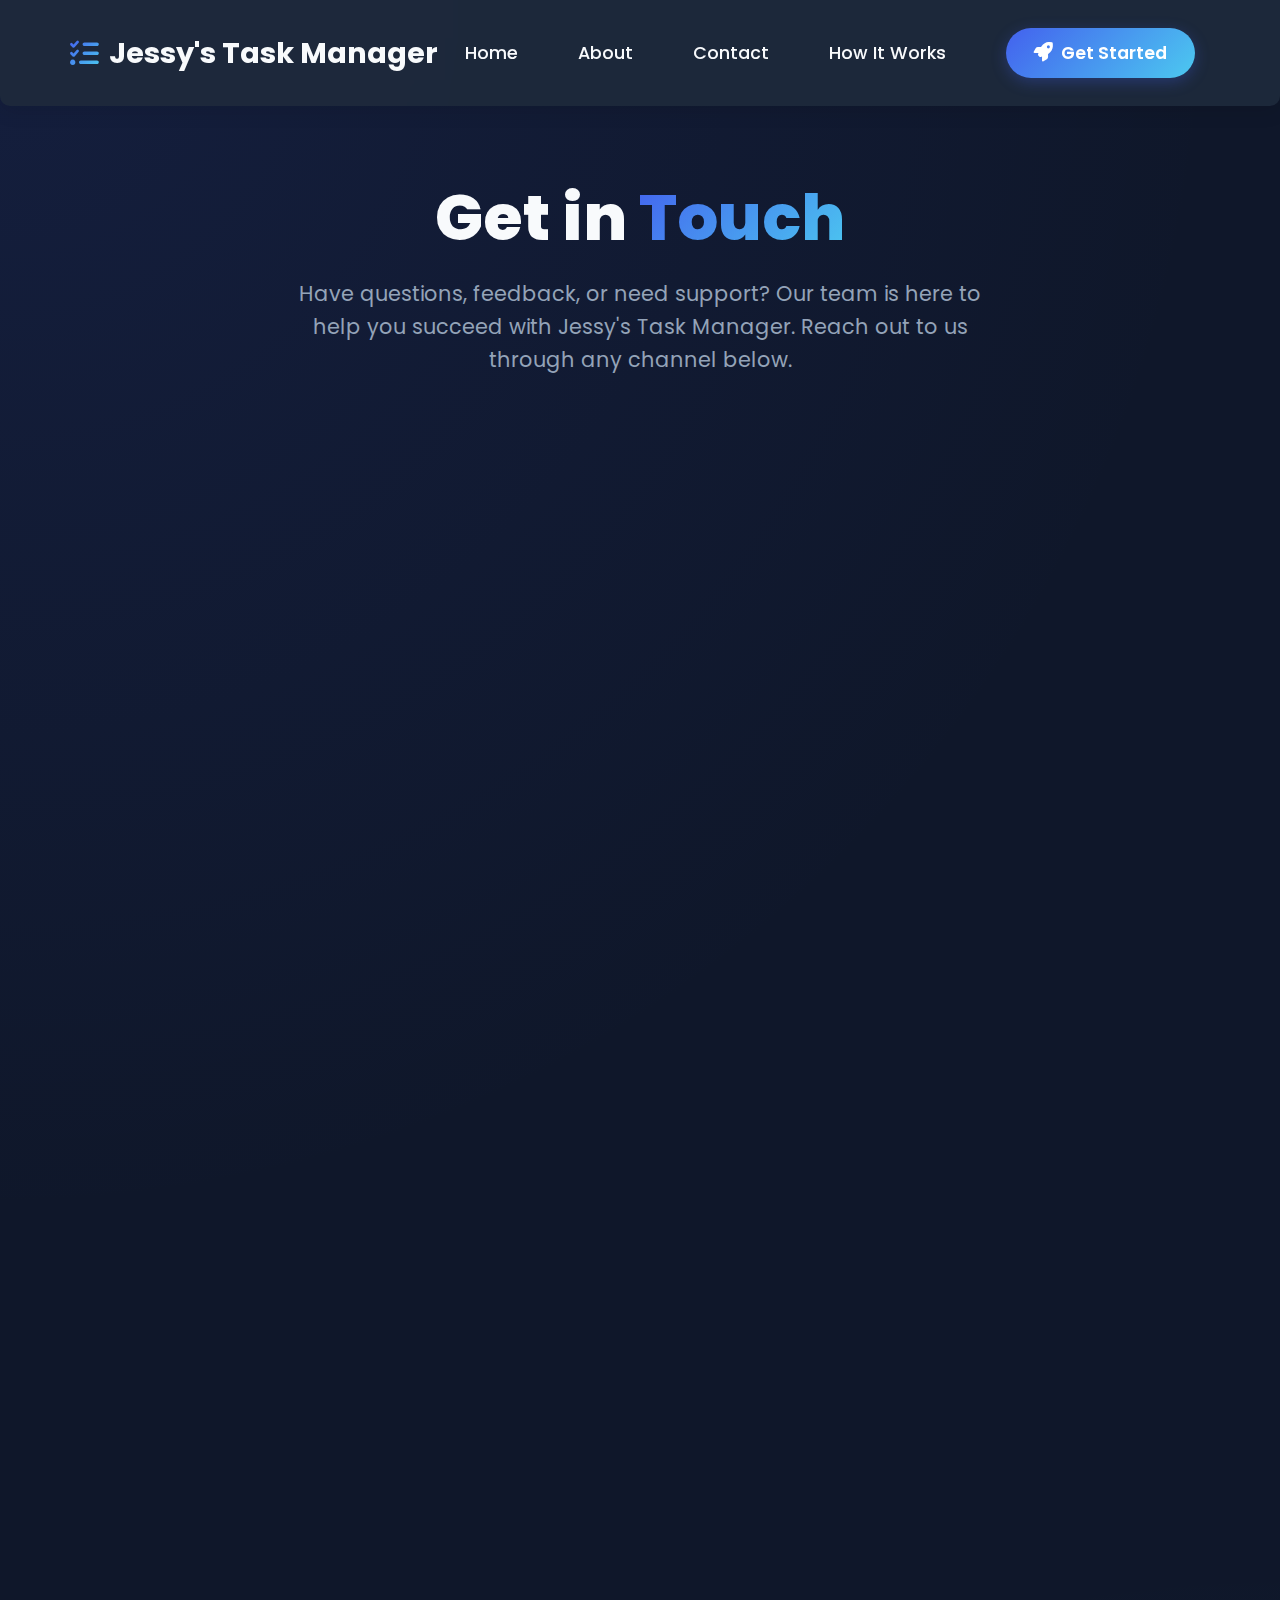
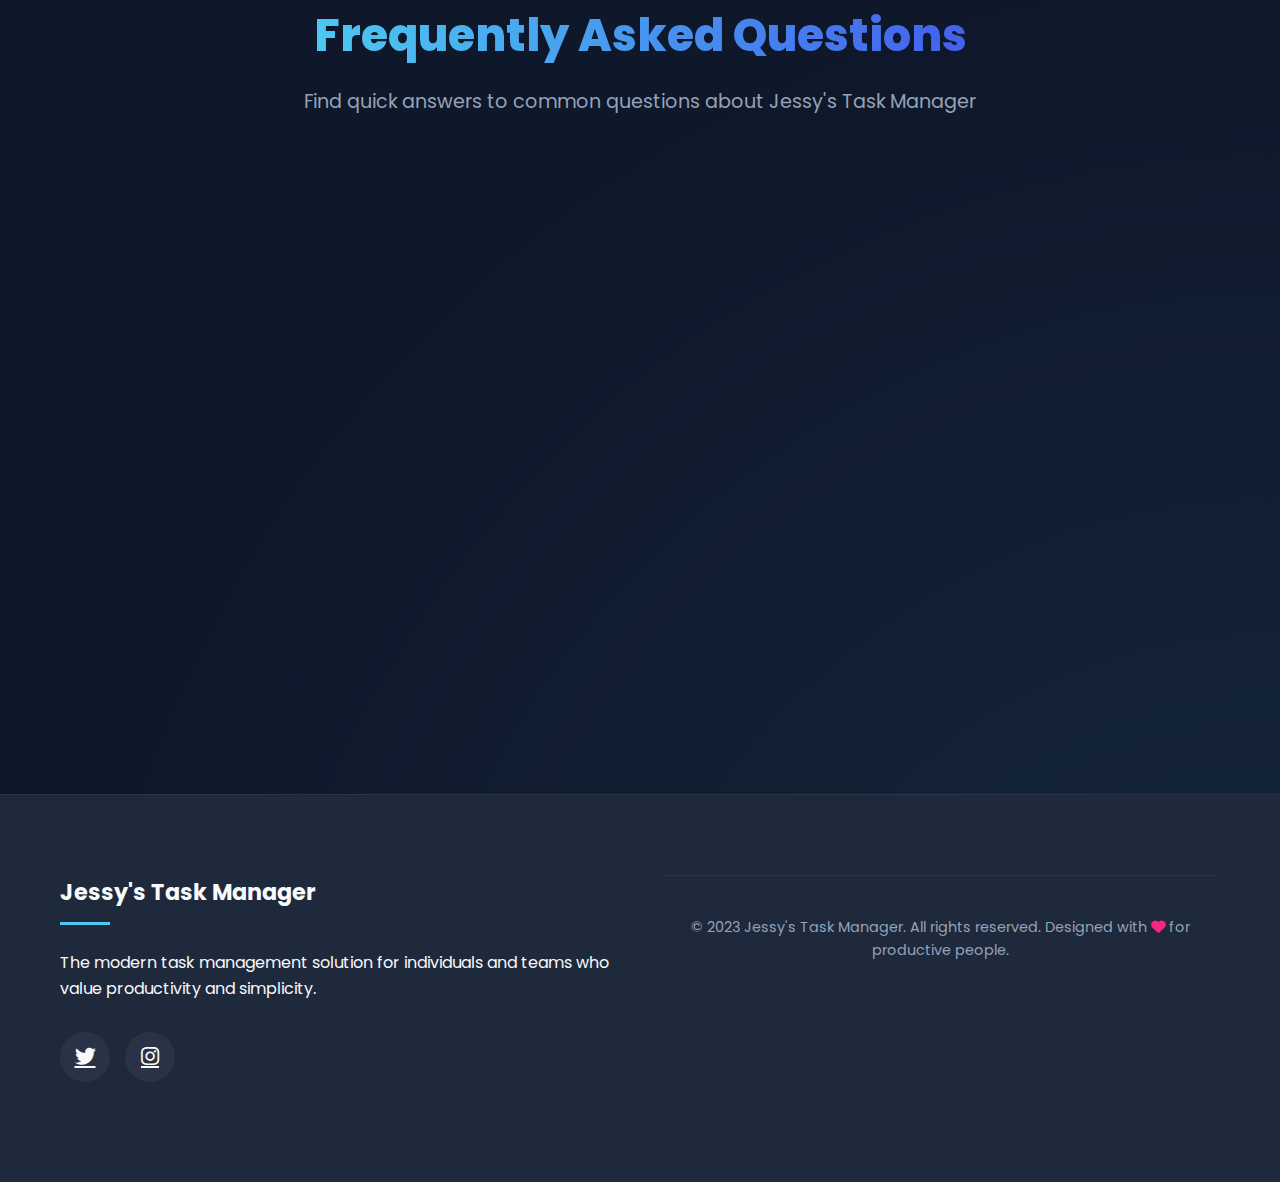
<file: contact.html>
<!DOCTYPE html>
<html lang="en">
  <head>
    <meta charset="UTF-8" />
    <meta name="viewport" content="width=device-width, initial-scale=1.0" />
    <title>Contact Jessy's Task Manager | Modern Task Management</title>
    <link
      rel="stylesheet"
      href="https://cdnjs.cloudflare.com/ajax/libs/font-awesome/6.4.0/css/all.min.css"
    />
    <link
      href="https://fonts.googleapis.com/css2?family=Poppins:wght@300;400;500;600;700&family=Montserrat:wght@700;800&display=swap"
      rel="stylesheet"
    />
     <link rel="stylesheet" href="./header.css">
    <script src="./index.js" defer></script>
    <style>
      :root {
        --primary: #4361ee;
        --secondary: #3f37c9;
        --accent: #4cc9f0;
        --success: #4ade80;
        --danger: #f72585;
        --warning: #f8961e;
        --dark: #1e293b;
        --darker: #0f172a;
        --light: #f8fafc;
        --gray: #94a3b8;
        --gradient: linear-gradient(135deg, var(--primary), var(--accent));
        --gradient-dark: linear-gradient(135deg, var(--secondary), #2a75c5);
      }

      * {
        margin: 0;
        padding: 0;
        box-sizing: border-box;
        font-family: "Poppins", sans-serif;
      }

      body {
        background-color: var(--darker);
        color: var(--light);
        line-height: 1.6;
        overflow-x: hidden;
        background: radial-gradient(
            circle at top left,
            rgba(67, 97, 238, 0.1) 0%,
            transparent 40%
          ),
          radial-gradient(
            circle at bottom right,
            rgba(76, 201, 240, 0.1) 0%,
            transparent 40%
          ),
          var(--darker);
      }

      .container {
        max-width: 1200px;
        margin: 0 auto;
        padding: 0 20px;
      }

      /* Header */
      header {
        padding: 20px 0;
        position: fixed;
        width: 100%;
        top: 0;
        z-index: 1000;
        background: rgba(30, 41, 59, 0.95);
        backdrop-filter: blur(10px);
        box-shadow: 0 5px 20px rgba(0, 0, 0, 0.1);
      }

      .navbar {
        display: flex;
        justify-content: space-between;
        align-items: center;
      }

      .logo {
        display: flex;
        align-items: center;
        gap: 10px;
        font-size: 1.8rem;
        font-weight: 700;
        color: var(--light);
        text-decoration: none;
      }

      .logo i {
        background: var(--gradient);
        -webkit-background-clip: text;
        -webkit-text-fill-color: transparent;
      }

      .nav-links {
        display: flex;
        gap: 30px;
      }

      .nav-links a {
        color: var(--light);
        text-decoration: none;
        font-weight: 500;
        font-size: 1.1rem;
        transition: color 0.3s;
        position: relative;
      }

      .nav-links a:hover {
        color: var(--accent);
      }

      .nav-links a::after {
        content: "";
        position: absolute;
        bottom: -5px;
        left: 0;
        width: 0;
        height: 2px;
        background: var(--accent);
        transition: width 0.3s;
      }

      .nav-links a:hover::after {
        width: 100%;
      }

      .cta-button {
        background: var(--gradient);
        color: white;
        border: none;
        padding: 12px 28px;
        border-radius: 50px;
        font-weight: 600;
        font-size: 1.1rem;
        cursor: pointer;
        transition: all 0.3s ease;
        box-shadow: 0 4px 15px rgba(67, 97, 238, 0.3);
      }

      .cta-button:hover {
        transform: translateY(-3px);
        box-shadow: 0 7px 20px rgba(67, 97, 238, 0.4);
      }

      /* Hero Section */
      .contact-hero {
        padding: 180px 0 100px;
        text-align: center;
        position: relative;
      }

      .contact-hero h1 {
        font-size: 4rem;
        font-weight: 800;
        margin-bottom: 20px;
        line-height: 1.2;
      }

      .contact-hero h1 span {
        background: var(--gradient);
        -webkit-background-clip: text;
        -webkit-text-fill-color: transparent;
      }

      .contact-hero p {
        font-size: 1.3rem;
        color: var(--gray);
        margin: 0 auto 30px;
        max-width: 700px;
      }

      /* Contact Content */
      .contact-content {
        display: grid;
        grid-template-columns: repeat(auto-fit, minmax(500px, 1fr));
        gap: 50px;
        padding: 80px 0;
      }

      @media (max-width: 1100px) {
        .contact-content {
          grid-template-columns: 1fr;
        }
      }

      .contact-form {
        background: rgba(30, 41, 59, 0.6);
        border-radius: 20px;
        padding: 50px;
        box-shadow: 0 10px 30px rgba(0, 0, 0, 0.2);
        border: 1px solid rgba(255, 255, 255, 0.1);
        backdrop-filter: blur(10px);
      }

      .contact-form h2 {
        font-size: 2.2rem;
        margin-bottom: 30px;
        background: var(--gradient);
        -webkit-background-clip: text;
        -webkit-text-fill-color: transparent;
      }

      .form-group {
        margin-bottom: 25px;
      }

      .form-group label {
        display: block;
        margin-bottom: 10px;
        font-weight: 500;
      }

      .form-control {
        width: 100%;
        padding: 16px 20px;
        border-radius: 12px;
        border: 1px solid rgba(255, 255, 255, 0.1);
        background: rgba(15, 23, 42, 0.7);
        color: var(--light);
        font-size: 1rem;
        transition: all 0.3s;
      }

      .form-control:focus {
        outline: none;
        border-color: var(--accent);
        box-shadow: 0 0 0 3px rgba(76, 201, 240, 0.2);
      }

      textarea.form-control {
        min-height: 180px;
        resize: vertical;
      }

      .submit-btn {
        background: var(--gradient);
        color: white;
        border: none;
        padding: 16px 32px;
        border-radius: 12px;
        font-weight: 600;
        font-size: 1.1rem;
        cursor: pointer;
        transition: all 0.3s ease;
        width: 100%;
        box-shadow: 0 4px 15px rgba(67, 97, 238, 0.3);
      }

      .submit-btn:hover {
        transform: translateY(-3px);
        box-shadow: 0 7px 20px rgba(67, 97, 238, 0.4);
      }

      .contact-info {
        background: rgba(30, 41, 59, 0.6);
        border-radius: 20px;
        padding: 50px;
        box-shadow: 0 10px 30px rgba(0, 0, 0, 0.2);
        border: 1px solid rgba(255, 255, 255, 0.1);
        backdrop-filter: blur(10px);
      }

      .contact-info h2 {
        font-size: 2.2rem;
        margin-bottom: 30px;
        background: var(--gradient);
        -webkit-background-clip: text;
        -webkit-text-fill-color: transparent;
      }

      .contact-methods {
        margin-bottom: 40px;
      }

      .contact-item {
        display: flex;
        align-items: flex-start;
        gap: 20px;
        margin-bottom: 30px;
        padding-bottom: 30px;
        border-bottom: 1px solid rgba(255, 255, 255, 0.05);
      }

      .contact-icon {
        width: 60px;
        height: 60px;
        border-radius: 50%;
        background: var(--gradient);
        display: flex;
        align-items: center;
        justify-content: center;
        font-size: 1.5rem;
      }

      .contact-details h3 {
        font-size: 1.4rem;
        margin-bottom: 8px;
      }

      .contact-details p {
        color: var(--gray);
        line-height: 1.6;
      }

      .contact-details a {
        color: var(--accent);
        text-decoration: none;
        transition: all 0.3s;
      }

      .contact-details a:hover {
        text-decoration: underline;
      }

      .social-links {
        display: flex;
        gap: 15px;
        margin-top: 30px;
      }

      .social-links a {
        width: 50px;
        height: 50px;
        border-radius: 50%;
        background: rgba(255, 255, 255, 0.05);
        display: flex;
        align-items: center;
        justify-content: center;
        color: var(--light);
        font-size: 1.3rem;
        transition: all 0.3s;
      }

      .social-links a:hover {
        background: var(--accent);
        transform: translateY(-5px);
      }

      .map-container {
        height: 300px;
        border-radius: 15px;
        overflow: hidden;
        margin-top: 40px;
        box-shadow: 0 10px 30px rgba(0, 0, 0, 0.2);
        border: 1px solid rgba(255, 255, 255, 0.1);
      }

      .map-container iframe {
        width: 100%;
        height: 100%;
        border: none;
      }

      /* FAQ Section */
      .faq-section {
        padding: 80px 0;
      }

      .section-header {
        text-align: center;
        margin-bottom: 70px;
      }

      .section-header h2 {
        font-size: 2.8rem;
        font-weight: 800;
        margin-bottom: 15px;
        background: linear-gradient(90deg, var(--accent), var(--primary));
        -webkit-background-clip: text;
        -webkit-text-fill-color: transparent;
        display: inline-block;
      }

      .section-header p {
        font-size: 1.2rem;
        color: var(--gray);
        max-width: 700px;
        margin: 0 auto;
      }

      .faq-container {
        max-width: 900px;
        margin: 0 auto;
      }

      .faq-item {
        background: rgba(30, 41, 59, 0.6);
        border-radius: 15px;
        margin-bottom: 20px;
        overflow: hidden;
        border: 1px solid rgba(255, 255, 255, 0.1);
        backdrop-filter: blur(10px);
      }

      .faq-question {
        padding: 25px 30px;
        font-size: 1.3rem;
        font-weight: 600;
        cursor: pointer;
        display: flex;
        justify-content: space-between;
        align-items: center;
        transition: all 0.3s;
      }

      .faq-question:hover {
        background: rgba(67, 97, 238, 0.1);
      }

      .faq-question i {
        transition: transform 0.3s;
      }

      .faq-answer {
        padding: 0 30px;
        max-height: 0;
        overflow: hidden;
        transition: all 0.3s ease;
        color: var(--gray);
        line-height: 1.7;
      }

      .faq-item.active .faq-question i {
        transform: rotate(180deg);
      }

      .faq-item.active .faq-answer {
        padding: 0 30px 30px;
        max-height: 500px;
      }

      /* Footer */
      footer {
        background: var(--dark);
        padding: 80px 0 40px;
        border-top: 1px solid rgba(255, 255, 255, 0.05);
      }

      .footer-content {
        display: grid;
        grid-template-columns: repeat(auto-fit, minmax(250px, 1fr));
        gap: 40px;
        margin-bottom: 60px;
      }

      .footer-column h3 {
        font-size: 1.4rem;
        margin-bottom: 25px;
        position: relative;
        padding-bottom: 15px;
      }

      .footer-column h3::after {
        content: "";
        position: absolute;
        bottom: 0;
        left: 0;
        width: 50px;
        height: 3px;
        background: var(--accent);
      }

      .footer-links {
        list-style: none;
      }

      .footer-links li {
        margin-bottom: 15px;
      }

      .footer-links a {
        color: var(--gray);
        text-decoration: none;
        transition: color 0.3s;
        display: flex;
        align-items: center;
        gap: 10px;
      }

      .footer-links a:hover {
        color: var(--accent);
      }

      .social-links-footer {
        display: flex;
        gap: 15px;
        margin-top: 20px;
      }

      .social-links-footer a {
        width: 40px;
        height: 40px;
        border-radius: 50%;
        background: rgba(255, 255, 255, 0.05);
        display: flex;
        align-items: center;
        justify-content: center;
        color: var(--light);
        transition: all 0.3s;
      }

      .social-links-footer a:hover {
        background: var(--accent);
        transform: translateY(-5px);
      }

      .copyright {
        text-align: center;
        padding-top: 40px;
        border-top: 1px solid rgba(255, 255, 255, 0.05);
        color: var(--gray);
        font-size: 0.9rem;
      }

      /* Responsive Design */
      @media (max-width: 768px) {
        .nav-links {
          display: none;
        }

        .contact-hero h1 {
          font-size: 2.8rem;
        }

        .contact-form,
        .contact-info {
          padding: 30px;
        }

        .section-header h2 {
          font-size: 2.3rem;
        }
      }

      @media (max-width: 576px) {
        .contact-content {
          grid-template-columns: 1fr;
        }

        .contact-hero h1 {
          font-size: 2.3rem;
        }

        .section-header h2 {
          font-size: 2rem;
        }
      }
    </style>
  </head>
  <body>
    <!-- Header -->
     <header>
        <div class="container">
            <nav class="navbar">
                <a href="#" class="logo">
                    <i class="fas fa-tasks"></i>
                    <span>Jessy's Task Manager</span>
                </a>
                
                <div class="nav-links">
                    <a href="/">Home</a>
                    <a href="./about.html">About</a>
                    <a href="./contact.html">Contact</a>
                    <a href="./howitworks.html">How It Works</a>
                    <a href="./task.html">
                        <button class="cta-button">
                            <i class="fas fa-rocket"></i> Get Started
                        </button>
                    </a>
                </div>
                
                <button class="menu-toggle" id="menuToggle">
                    <i class="fas fa-bars"></i>
                </button>
            </nav>
            
            <div class="mobile-menu" id="mobileMenu">
                <a href="/">Home</a>
                <a href="./about.html">About</a>
                <a href="./contact.html">Contact</a>
                <a href="./howitworks.html">How It Works</a>
                <a href="./task.html">
                    <button class="cta-button" style="width: 100%; margin-top: 15px;">
                        <i class="fas fa-rocket"></i> Get Started
                    </button>
                </a>
            </div>
        </div>
    </header>

    <!-- Hero Section -->
    <section class="contact-hero">
      <div class="container">
        <h1>Get in <span>Touch</span></h1>
        <p>
          Have questions, feedback, or need support? Our team is here to help
          you succeed with Jessy's Task Manager. Reach out to us through any
          channel below.
        </p>
      </div>
    </section>

    <!-- Contact Content -->
    <div class="container">
      <div class="contact-content">
        <!-- Contact Form -->
        <div class="contact-form">
          <h2>Send us a message</h2>
          <form>
            <div class="form-group">
              <label for="name">Your Name</label>
              <input
                type="text"
                id="name"
                class="form-control"
                placeholder="Enter your name"
              />
            </div>
            <div class="form-group">
              <label for="email">Email Address</label>
              <input
                type="email"
                id="email"
                class="form-control"
                placeholder="Enter your email"
              />
            </div>
            <div class="form-group">
              <label for="subject">Subject</label>
              <input
                type="text"
                id="subject"
                class="form-control"
                placeholder="What is this regarding?"
              />
            </div>
            <div class="form-group">
              <label for="message">Your Message</label>
              <textarea
                id="message"
                class="form-control"
                placeholder="How can we help you?"
              ></textarea>
            </div>
            <button type="submit" class="submit-btn">Send Message</button>
          </form>
        </div>

        <!-- Contact Info -->
        <div class="contact-info">
          <h2>Contact Information</h2>
          <div class="contact-methods">
            <div class="contact-item">
              <div class="contact-icon">
                <i class="fas fa-map-marker-alt"></i>
              </div>
              <div class="contact-details">
                <h3>Our Location</h3>
                <p>Persian St<br />Madina <br />Ghana</p>
              </div>
            </div>
            <div class="contact-item">
              <div class="contact-icon">
                <i class="fas fa-phone-alt"></i>
              </div>
              <div class="contact-details">
                <h3>Phone</h3>
                <p>
                  Phone: <a href="tel:+11234567890">+233 24 887 6074</a><br />
                </p>
              </div>
            </div>
            <div class="contact-item">
              <div class="contact-icon">
                <i class="fas fa-envelope"></i>
              </div>
              <div class="contact-details">
                <h3>Email Address</h3>
                <p>
                  General:
                  <a href="mailto:info@Jessy's Task Manager.com"
                    >semenujessica15@gmail.com</a
                  ><br />
                  Support:
                  <a href="mailto:support@Jessy's Task Manager.com"
                    >semenujessica15@gmail.com</a
                  >
                </p>
              </div>
            </div>
          </div>

         
          </div>
        </div>
      </div>
    </div>

    <!-- FAQ Section -->
    <section class="faq-section">
      <div class="container">
        <div class="section-header">
          <h2>Frequently Asked Questions</h2>
          <p>
            Find quick answers to common questions about Jessy's Task Manager
          </p>
        </div>
        <div class="faq-container">
          <div class="faq-item">
            <div class="faq-question">
              How do I get started with Jessy's Task Manager?
              <i class="fas fa-chevron-down"></i>
            </div>
            <div class="faq-answer">
              <p>
                Getting started with Jessy's Task Manager is simple! After
                signing up, you can immediately begin creating tasks. We
                recommend exploring our onboarding tutorial which guides you
                through all the key features. You can also import tasks from
                other platforms using our import tools.
              </p>
            </div>
          </div>
          <div class="faq-item">
            <div class="faq-question">
              Can I use Jessy's Task Manager with my team?
              <i class="fas fa-chevron-down"></i>
            </div>
            <div class="faq-answer">
              <p>
                Absolutely! Jessy's Task Manager offers robust team
                collaboration features. You can create shared projects, assign
                tasks to team members, set permissions, and track progress
                across your entire team. Our Professional and Enterprise plans
                include advanced team management features.
              </p>
            </div>
          </div>
          <div class="faq-item">
            <div class="faq-question">
              Is my data secure with Jessy's Task Manager?
              <i class="fas fa-chevron-down"></i>
            </div>
            <div class="faq-answer">
              <p>
                Security is our top priority. We use industry-standard
                encryption for all data in transit and at rest. Our systems are
                regularly audited, and we offer two-factor authentication for
                added security. You can read more about our security measures in
                our Security Center.
              </p>
            </div>
          </div>
          <div class="faq-item">
            <div class="faq-question">
              What integrations does Jessy's Task Manager support?
              <i class="fas fa-chevron-down"></i>
            </div>
            <div class="faq-answer">
              <p>
                Jessy's Task Manager integrates with popular tools including
                Google Calendar, Slack, Microsoft Teams, Zapier, and many more.
                We're constantly adding new integrations based on user requests.
                Check our Integrations page for the full list and setup
                instructions.
              </p>
            </div>
          </div>
          <div class="faq-item">
            <div class="faq-question">
              How can I upgrade or change my plan?
              <i class="fas fa-chevron-down"></i>
            </div>
            <div class="faq-answer">
              <p>
                You can upgrade, downgrade, or change your subscription plan at
                any time from your account settings. Changes take effect
                immediately, and you'll receive a prorated credit when
                upgrading. Our system ensures a seamless transition with no data
                loss.
              </p>
            </div>
          </div>
        </div>
      </div>
    </section>

    <!-- Footer -->
    <footer>
      <div class="container">
        <div class="footer-content">
          <div class="footer-column">
            <h3>Jessy's Task Manager</h3>
            <p>
              The modern task management solution for individuals and teams who
              value productivity and simplicity.
            </p>
            <div class="social-links">
              <a href="https://x.com/jsemenu21468" target="_blank"><i class="fab fa-twitter"></i></a>
              <a href="https://www.instagram.com/s.jessyy/" target="_blank"><i class="fab fa-instagram"></i></a>
            </div>
          </div>
    
        <div class="copyright">
          <p>
            &copy; 2023 Jessy's Task Manager. All rights reserved. Designed with
            <i class="fas fa-heart" style="color: var(--danger)"></i> for
            productive people.
          </p>
        </div>
      </div>
    </footer>

    <script>
      // Smooth scrolling for navigation links
      document.querySelectorAll('a[href^="#"]').forEach((anchor) => {
        anchor.addEventListener("click", function (e) {
          e.preventDefault();
          document.querySelector(this.getAttribute("href")).scrollIntoView({
            behavior: "smooth",
          });
        });
      });

      // FAQ Accordion
      const faqItems = document.querySelectorAll(".faq-item");
      faqItems.forEach((item) => {
        const question = item.querySelector(".faq-question");
        question.addEventListener("click", () => {
          const isActive = item.classList.contains("active");

          // Close all items
          faqItems.forEach((faq) => {
            faq.classList.remove("active");
          });

          // Open clicked item if it wasn't active
          if (!isActive) {
            item.classList.add("active");
          }
        });
      });

      // Form validation
      const contactForm = document.querySelector("form");
      if (contactForm) {
        contactForm.addEventListener("submit", (e) => {
          e.preventDefault();

          const name = document.getElementById("name").value;
          const email = document.getElementById("email").value;
          const message = document.getElementById("message").value;

          if (!name || !email || !message) {
            alert("Please fill in all required fields");
            return;
          }

          if (!validateEmail(email)) {
            alert("Please enter a valid email address");
            return;
          }

          // In a real implementation, you would send the form data to a server here
          alert("Thank you for your message! We will get back to you soon.");
          contactForm.reset();
        });
      }

      function validateEmail(email) {
        const re =
          /^(([^<>()\[\]\\.,;:\s@"]+(\.[^<>()\[\]\\.,;:\s@"]+)*)|(".+"))@((\[[0-9]{1,3}\.[0-9]{1,3}\.[0-9]{1,3}\.[0-9]{1,3}])|(([a-zA-Z\-0-9]+\.)+[a-zA-Z]{2,}))$/;
        return re.test(String(email).toLowerCase());
      }

      // Animation on scroll
      const observer = new IntersectionObserver((entries) => {
        entries.forEach((entry) => {
          if (entry.isIntersecting) {
            entry.target.classList.add("show");
          }
        });
      });

      document
        .querySelectorAll(".contact-form, .contact-info, .faq-item")
        .forEach((element) => {
          element.style.opacity = "0";
          element.style.transform = "translateY(20px)";
          element.style.transition = "opacity 0.5s ease, transform 0.5s ease";
          observer.observe(element);
        });

      window.addEventListener("scroll", () => {
        document
          .querySelectorAll(".contact-form, .contact-info, .faq-item")
          .forEach((element) => {
            const elementTop = element.getBoundingClientRect().top;
            const windowHeight = window.innerHeight;

            if (elementTop < windowHeight * 0.8) {
              element.style.opacity = "1";
              element.style.transform = "translateY(0)";
            }
          });
      });
    </script>
  </body>
</html>
</file>
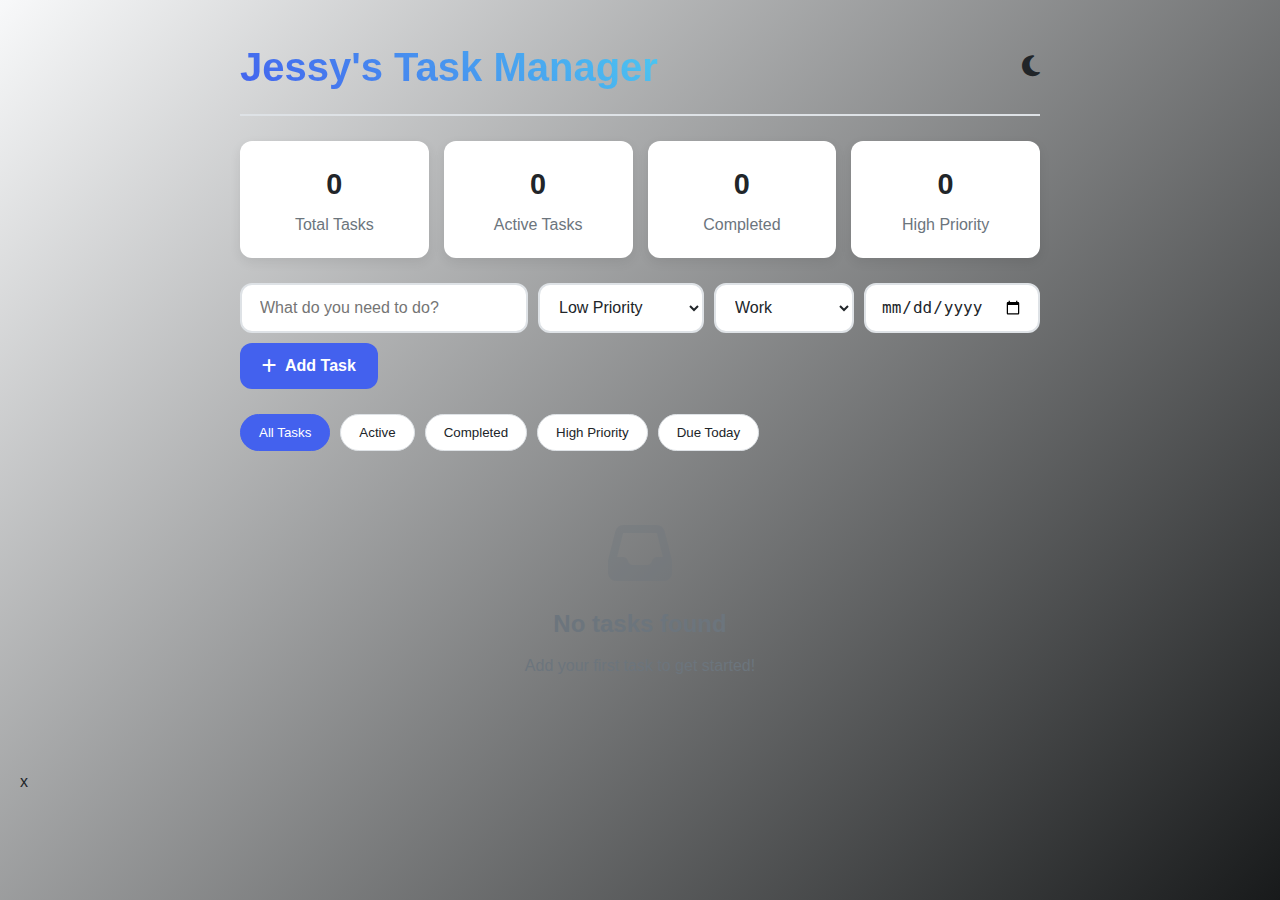
<file: task.html>
<!DOCTYPE html>
<html lang="en">
  <head>
    <meta charset="UTF-8" />
    <meta name="viewport" content="width=device-width, initial-scale=1.0" />
    <title>Enhanced Task Manager</title>
    <link
      rel="stylesheet"
      href="https://cdnjs.cloudflare.com/ajax/libs/font-awesome/6.4.0/css/all.min.css"
    />
    <style>
      :root {
        --primary: #4361ee;
        --secondary: #3f37c9;
        --success: #4cc9f0;
        --danger: #f72585;
        --warning: #f8961e;
        --info: #4895ef;
        --light: #f8f9fa;
        --dark: #212529;
        --gray: #6c757d;
        --border: #dee2e6;
        --bg-light: #f8f9fa;
        --bg-dark: #181a1b;
        --card-bg: #ffffff;
        --text-light: #212529;
        --text-dark: #f8f9fa;
      }

      .dark-mode {
        --bg-light: #181a1b;
        --bg-dark: #0d0f10;
        --card-bg: #1e2021;
        --text-light: #f8f9fa;
        --text-dark: #212529;
        --border: #444;
      }

      * {
        margin: 0;
        padding: 0;
        box-sizing: border-box;
        transition: background-color 0.3s, color 0.3s;
      }

      body {
        font-family: "Segoe UI", Tahoma, Geneva, Verdana, sans-serif;
        background-color: var(--bg-light);
        color: var(--text-light);
        line-height: 1.6;
        padding: 20px;
        min-height: 100vh;
        background: linear-gradient(
          135deg,
          var(--bg-light) 0%,
          var(--bg-dark) 100%
        );
      }

      .dark-mode body {
        background: linear-gradient(135deg, var(--bg-dark) 0%, #0a0c0d 100%);
      }

      .container {
        max-width: 800px;
        margin: 0 auto;
      }

      header {
        display: flex;
        justify-content: space-between;
        align-items: center;
        margin-bottom: 25px;
        padding: 15px 0;
        border-bottom: 2px solid var(--border);
      }

      h1 {
        font-size: 2.5rem;
        background: linear-gradient(45deg, var(--primary), var(--success));
        -webkit-background-clip: text;
        -webkit-text-fill-color: transparent;
        display: inline-block;
      }

      .theme-toggle {
        background: none;
        border: none;
        font-size: 1.5rem;
        cursor: pointer;
        color: var(--text-light);
        transition: transform 0.3s;
      }

      .theme-toggle:hover {
        transform: rotate(25deg);
      }

      .stats-container {
        display: grid;
        grid-template-columns: repeat(auto-fit, minmax(150px, 1fr));
        gap: 15px;
        margin-bottom: 25px;
      }

      .stat-card {
        background-color: var(--card-bg);
        border-radius: 12px;
        padding: 20px;
        text-align: center;
        box-shadow: 0 4px 12px rgba(0, 0, 0, 0.08);
        transition: transform 0.3s;
      }

      .stat-card:hover {
        transform: translateY(-5px);
      }

      .stat-card h3 {
        font-size: 1.8rem;
        margin-bottom: 5px;
      }

      .stat-card p {
        color: var(--gray);
        font-weight: 500;
      }

      .input-group {
        display: flex;
        gap: 10px;
        margin-bottom: 25px;
        flex-wrap: wrap;
      }

      .task-input {
        flex: 1;
        min-width: 200px;
        padding: 14px 18px;
        border: 2px solid var(--border);
        border-radius: 12px;
        font-size: 1rem;
        background-color: var(--card-bg);
        color: var(--text-light);
      }

      .task-input:focus {
        outline: none;
        border-color: var(--primary);
        box-shadow: 0 0 0 3px rgba(67, 97, 238, 0.2);
      }

      .btn {
        padding: 14px 22px;
        border: none;
        border-radius: 12px;
        font-size: 1rem;
        font-weight: 600;
        cursor: pointer;
        transition: all 0.3s ease;
        display: inline-flex;
        align-items: center;
        justify-content: center;
        gap: 8px;
      }

      .btn:hover {
        opacity: 0.9;
        transform: translateY(-2px);
      }

      .btn-primary {
        background-color: var(--primary);
        color: white;
      }

      .btn-danger {
        background-color: var(--danger);
        color: white;
      }

      .btn-success {
        background-color: var(--success);
        color: white;
      }

      .btn-warning {
        background-color: var(--warning);
        color: white;
      }

      .filters {
        display: flex;
        gap: 10px;
        margin-bottom: 20px;
        flex-wrap: wrap;
      }

      .filter-btn {
        padding: 10px 18px;
        border-radius: 30px;
        background-color: var(--card-bg);
        border: 1px solid var(--border);
        color: var(--text-light);
        cursor: pointer;
        transition: all 0.3s;
        font-weight: 500;
      }

      .filter-btn.active,
      .filter-btn:hover {
        background-color: var(--primary);
        color: white;
        border-color: var(--primary);
      }

      .task-list {
        list-style: none;
        margin-bottom: 40px;
      }

      .task-item {
        background-color: var(--card-bg);
        border-radius: 12px;
        padding: 20px;
        margin-bottom: 15px;
        box-shadow: 0 4px 12px rgba(0, 0, 0, 0.05);
        display: flex;
        flex-direction: column;
        transition: all 0.3s;
        position: relative;
        overflow: hidden;
        border-left: 5px solid var(--gray);
      }

      .task-item:hover {
        transform: translateY(-3px);
        box-shadow: 0 6px 16px rgba(0, 0, 0, 0.1);
      }

      .task-item.priority-low {
        border-left-color: var(--success);
      }

      .task-item.priority-medium {
        border-left-color: var(--warning);
      }

      .task-item.priority-high {
        border-left-color: var(--danger);
      }

      .task-item.completed {
        opacity: 0.7;
        background-color: rgba(76, 201, 240, 0.1);
      }

      .task-content {
        display: flex;
        align-items: center;
        margin-bottom: 15px;
      }

      .task-checkbox {
        margin-right: 15px;
        width: 22px;
        height: 22px;
        cursor: pointer;
      }

      .task-text {
        flex: 1;
        font-size: 1.1rem;
        font-weight: 500;
      }

      .task-item.completed .task-text {
        text-decoration: line-through;
        color: var(--gray);
      }

      .task-meta {
        display: flex;
        flex-wrap: wrap;
        gap: 15px;
        font-size: 0.9rem;
        color: var(--gray);
        margin-bottom: 15px;
        padding-left: 37px;
      }

      .task-date,
      .task-priority,
      .task-category {
        display: flex;
        align-items: center;
        gap: 5px;
      }

      .task-actions {
        display: flex;
        gap: 10px;
        padding-left: 37px;
      }

      .action-btn {
        padding: 8px 15px;
        border-radius: 8px;
        font-size: 0.9rem;
        cursor: pointer;
        transition: all 0.2s;
        display: inline-flex;
        align-items: center;
        gap: 5px;
        background-color: rgba(0, 0, 0, 0.05);
        border: 1px solid var(--border);
        color: var(--text-light);
      }

      .action-btn:hover {
        background-color: rgba(0, 0, 0, 0.1);
      }

      .action-btn.edit:hover {
        background-color: rgba(67, 97, 238, 0.1);
        color: var(--primary);
        border-color: var(--primary);
      }

      .action-btn.delete:hover {
        background-color: rgba(247, 37, 133, 0.1);
        color: var(--danger);
        border-color: var(--danger);
      }

      .empty-state {
        text-align: center;
        padding: 50px 20px;
        color: var(--gray);
      }

      .empty-state i {
        font-size: 4rem;
        margin-bottom: 20px;
        opacity: 0.3;
      }

      .empty-state h3 {
        font-size: 1.5rem;
        margin-bottom: 10px;
      }

      .priority-select,
      .category-select,
      .date-input {
        padding: 12px 15px;
        border-radius: 12px;
        border: 2px solid var(--border);
        background-color: var(--card-bg);
        color: var(--text-light);
        font-size: 1rem;
        min-width: 140px;
      }

      .priority-select:focus,
      .category-select:focus,
      .date-input:focus {
        outline: none;
        border-color: var(--primary);
      }

      .footer {
        text-align: center;
        padding: 20px;
        color: var(--gray);
        font-size: 0.9rem;
        border-top: 1px solid var(--border);
        margin-top: 20px;
      }

      @media (max-width: 768px) {
        .input-group {
          flex-direction: column;
        }

        .task-input,
        .priority-select,
        .category-select,
        .date-input,
        .btn {
          width: 100%;
        }

        .stats-container {
          grid-template-columns: 1fr 1fr;
        }
      }

      @keyframes fadeIn {
        from {
          opacity: 0;
          transform: translateY(20px);
        }
        to {
          opacity: 1;
          transform: translateY(0);
        }
      }

      .fade-in {
        animation: fadeIn 0.5s ease forwards;
      }

      @keyframes slideOut {
        to {
          transform: translateX(100%);
          opacity: 0;
        }
      }

      .slide-out {
        animation: slideOut 0.4s ease forwards;
      }
    </style>
  </head>
  <body>
    <div class="container">
      <header>
        <h1>Jessy's Task Manager</h1>
        <button class="theme-toggle" id="themeToggle">
          <i class="fas fa-moon"></i>
        </button>
      </header>

      <div class="stats-container">
        <div class="stat-card">
          <h3 id="totalTasks">0</h3>
          <p>Total Tasks</p>
        </div>
        <div class="stat-card">
          <h3 id="activeTasks">0</h3>
          <p>Active Tasks</p>
        </div>
        <div class="stat-card">
          <h3 id="completedTasks">0</h3>
          <p>Completed</p>
        </div>
        <div class="stat-card">
          <h3 id="highPriority">0</h3>
          <p>High Priority</p>
        </div>
      </div>

      <div class="input-group">
        <input
          type="text"
          class="task-input"
          id="taskInput"
          placeholder="What do you need to do?"
        />
        <select class="priority-select" id="prioritySelect">
          <option value="low">Low Priority</option>
          <option value="medium">Medium Priority</option>
          <option value="high">High Priority</option>
        </select>
        <select class="category-select" id="categorySelect">
          <option value="work">Work</option>
          <option value="personal">Personal</option>
          <option value="shopping">Shopping</option>
          <option value="health">Health</option>
        </select>
        <input type="date" class="date-input" id="dueDate" />
        <button class="btn btn-primary" id="addTaskBtn">
          <i class="fas fa-plus"></i> Add Task
        </button>
      </div>

      <div class="filters">
        <button class="filter-btn active" data-filter="all">All Tasks</button>
        <button class="filter-btn" data-filter="active">Active</button>
        <button class="filter-btn" data-filter="completed">Completed</button>
        <button class="filter-btn" data-filter="high">High Priority</button>
        <button class="filter-btn" data-filter="today">Due Today</button>
      </div>

      <ul class="task-list" id="taskList">
        <!-- Tasks will be added here dynamically -->
      </ul>
    </div>

    <script>
      // DOM Elements
      const taskInput = document.getElementById("taskInput");
      const prioritySelect = document.getElementById("prioritySelect");
      const categorySelect = document.getElementById("categorySelect");
      const dueDate = document.getElementById("dueDate");
      const addTaskBtn = document.getElementById("addTaskBtn");
      const taskList = document.getElementById("taskList");
      const themeToggle = document.getElementById("themeToggle");
      const filterBtns = document.querySelectorAll(".filter-btn");

      // Stats elements
      const totalTasksEl = document.getElementById("totalTasks");
      const activeTasksEl = document.getElementById("activeTasks");
      const completedTasksEl = document.getElementById("completedTasks");
      const highPriorityEl = document.getElementById("highPriority");

      // Initialize tasks array
      let tasks = JSON.parse(localStorage.getItem("tasks")) || [];
      let currentFilter = "all";

      // Set min date for due date to today
      const today = new Date().toISOString().split("T")[0];
      dueDate.min = today;

      // Initialize the app
      function init() {
        renderTasks();
        updateStats();
        setupEventListeners();
      }

      // Set up event listeners
      function setupEventListeners() {
        addTaskBtn.addEventListener("click", addTask);
        taskInput.addEventListener("keypress", (e) => {
          if (e.key === "Enter") addTask();
        });

        themeToggle.addEventListener("click", toggleTheme);

        filterBtns.forEach((btn) => {
          btn.addEventListener("click", () => {
            filterBtns.forEach((b) => b.classList.remove("active"));
            btn.classList.add("active");
            currentFilter = btn.dataset.filter;
            renderTasks();
          });
        });
      }

      // Add a new task
      function addTask() {
        const text = taskInput.value.trim();
        if (text === "") return;

        const newTask = {
          id: Date.now(),
          text,
          completed: false,
          priority: prioritySelect.value,
          category: categorySelect.value,
          dueDate: dueDate.value || null,
          createdAt: new Date().toISOString(),
        };

        tasks.unshift(newTask);
        saveTasks();
        renderTasks();
        updateStats();

        // Reset form
        taskInput.value = "";
        dueDate.value = "";
        taskInput.focus();
      }

      // Toggle task completion
      function toggleTask(id) {
        tasks = tasks.map((task) =>
          task.id === id ? { ...task, completed: !task.completed } : task
        );
        saveTasks();
        renderTasks();
        updateStats();
      }

      // Delete a task
      function deleteTask(id) {
        tasks = tasks.filter((task) => task.id !== id);
        saveTasks();
        renderTasks();
        updateStats();
      }

      // Edit a task
      function editTask(id, newText) {
        if (!newText.trim()) return;
        tasks = tasks.map((task) =>
          task.id === id ? { ...task, text: newText } : task
        );
        saveTasks();
        renderTasks();
      }

      // Save tasks to localStorage
      function saveTasks() {
        localStorage.setItem("tasks", JSON.stringify(tasks));
      }

      // Render tasks based on current filter
      function renderTasks() {
        taskList.innerHTML = "";

        let filteredTasks = [...tasks];

        if (currentFilter === "active") {
          filteredTasks = tasks.filter((task) => !task.completed);
        } else if (currentFilter === "completed") {
          filteredTasks = tasks.filter((task) => task.completed);
        } else if (currentFilter === "high") {
          filteredTasks = tasks.filter((task) => task.priority === "high");
        } else if (currentFilter === "today") {
          const today = new Date().toISOString().split("T")[0];
          filteredTasks = tasks.filter((task) => task.dueDate === today);
        }

        if (filteredTasks.length === 0) {
          taskList.innerHTML = `
                    <div class="empty-state">
                        <i class="fas fa-inbox"></i>
                        <h3>No tasks found</h3>
                        <p>${
                          currentFilter === "all"
                            ? "Add your first task to get started!"
                            : currentFilter === "active"
                            ? "All tasks are completed! Great job!"
                            : currentFilter === "completed"
                            ? "No completed tasks yet"
                            : currentFilter === "high"
                            ? "No high priority tasks"
                            : "No tasks due today"
                        }</p>
                    </div>
                `;
          return;
        }

        filteredTasks.forEach((task, index) => {
          const taskItem = document.createElement("li");
          taskItem.className = `task-item priority-${task.priority} ${
            task.completed ? "completed" : ""
          } fade-in`;
          taskItem.style.animationDelay = `${index * 0.05}s`;

          const dueDateFormatted = task.dueDate
            ? new Date(task.dueDate).toLocaleDateString()
            : "No due date";

          taskItem.innerHTML = `
                    <div class="task-content">
                        <input type="checkbox" class="task-checkbox" ${
                          task.completed ? "checked" : ""
                        }>
                        <span class="task-text">${task.text}</span>
                    </div>
                    <div class="task-meta">
                        <div class="task-date">
                            <i class="far fa-calendar"></i>
                            ${dueDateFormatted}
                        </div>
                        <div class="task-priority">
                            <i class="fas fa-${
                              task.priority === "high"
                                ? "exclamation-circle"
                                : task.priority === "medium"
                                ? "exclamation-triangle"
                                : "info-circle"
                            }"></i>
                            ${
                              task.priority.charAt(0).toUpperCase() +
                              task.priority.slice(1)
                            } Priority
                        </div>
                        <div class="task-category">
                            <i class="fas fa-tag"></i>
                            ${
                              task.category.charAt(0).toUpperCase() +
                              task.category.slice(1)
                            }
                        </div>
                    </div>
                    <div class="task-actions">
                        <button class="action-btn edit" onclick="handleEdit(${
                          task.id
                        })">
                            <i class="fas fa-edit"></i> Edit
                        </button>
                        <button class="action-btn delete" onclick="handleDelete(${
                          task.id
                        })">
                            <i class="fas fa-trash-alt"></i> Delete
                        </button>
                    </div>
                `;

          taskItem
            .querySelector(".task-checkbox")
            .addEventListener("change", () => toggleTask(task.id));

          // Double click to edit
          taskItem
            .querySelector(".task-text")
            .addEventListener("dblclick", () => {
              handleEdit(task.id);
            });

          taskList.appendChild(taskItem);
        });
      }

      // Handle edit action
      function handleEdit(id) {
        const task = tasks.find((task) => task.id === id);
        if (!task) return;

        const newText = prompt("Edit your task:", task.text);
        if (newText !== null) {
          editTask(id, newText);
        }
      }

      // Handle delete action with animation
      function handleDelete(id) {
        const taskItem = document.querySelector(`.task-item[data-id="${id}"]`);
        if (taskItem) {
          taskItem.classList.add("slide-out");
          setTimeout(() => {
            deleteTask(id);
          }, 400);
        } else {
          deleteTask(id);
        }
      }

      // Update statistics
      function updateStats() {
        totalTasksEl.textContent = tasks.length;

        const activeTasks = tasks.filter((task) => !task.completed).length;
        activeTasksEl.textContent = activeTasks;

        completedTasksEl.textContent = tasks.length - activeTasks;

        const highPriority = tasks.filter(
          (task) => task.priority === "high"
        ).length;
        highPriorityEl.textContent = highPriority;
      }

      // Toggle dark/light mode
      function toggleTheme() {
        document.body.classList.toggle("dark-mode");
        const icon = themeToggle.querySelector("i");

        if (document.body.classList.contains("dark-mode")) {
          icon.classList.remove("fa-sun");
          icon.classList.add("fa-moon");
          localStorage.setItem("theme", "light");
        } else {
          icon.classList.remove("fa-moon");
          icon.classList.add("fa-sun");
          localStorage.setItem("theme", "dark");
        }
      }

      // Load saved theme
      function loadTheme() {
        const savedTheme = localStorage.getItem("theme");
        const icon = themeToggle.querySelector("i");

        if (savedTheme === "dark") {
          document.body.classList.add("dark-mode");
          icon.classList.remove("fa-moon");
          icon.classList.add("fa-sun");
        } else {
          document.body.classList.remove("dark-mode");
          icon.classList.remove("fa-sun");
          icon.classList.add("fa-moon");
        }
      }

      // Initialize the app when DOM is loaded
      document.addEventListener("DOMContentLoaded", () => {
        loadTheme();
        init();
      });

      // Make functions available globally for onclick attributes
      window.handleEdit = handleEdit;
      window.handleDelete = handleDelete;
    </script>
  </body>
</html>
x
</file>
<file: header.css>
header {
  background: rgba(0, 0, 0, 0.85);
  backdrop-filter: blur(10px);
  padding: 15px 0;
  position: sticky;
  top: 0;
  z-index: 1000;
  box-shadow: 0 5px 20px rgba(0, 0, 0, 0.3);
  border-radius: 0 0 10px 10px;
  margin-bottom: 20px;
}

.container {
  max-width: 1200px;
  margin: 0 auto;
  padding: 0 20px;
}

.navbar {
  display: flex;
  justify-content: space-between;
  align-items: center;
  padding: 0 10px;
}

.logo {
  display: flex;
  align-items: center;
  gap: 12px;
  font-size: 1.5rem;
  font-weight: 700;
  color: #fff;
  text-decoration: none;
}

.logo i {
  color: #4cc9f0;
  font-size: 1.8rem;
  animation: pulse 2s infinite;
}

.nav-links {
  display: flex;
  gap: 25px;
  align-items: center;
  transition: all 0.4s ease;
}

.nav-links a {
  color: #e0e0e0;
  text-decoration: none;
  font-weight: 500;
  font-size: 1.1rem;
  padding: 8px 15px;
  border-radius: 30px;
  transition: all 0.3s;
  position: relative;
}

.nav-links a:hover {
  color: #4cc9f0;
  background: rgba(76, 201, 240, 0.1);
}

.nav-links a::after {
  content: "";
  position: absolute;
  bottom: 0;
  left: 0;
  width: 0;
  height: 2px;
  background: #4cc9f0;
  transition: width 0.3s;
}

.nav-links a:hover::after {
  width: 100%;
}

.cta-button {
  background: linear-gradient(135deg, #4cc9f0, #4361ee);
  color: white;
  border: none;
  padding: 12px 28px;
  border-radius: 50px;
  font-weight: 600;
  font-size: 1.1rem;
  cursor: pointer;
  transition: all 0.3s ease;
  box-shadow: 0 4px 15px rgba(67, 97, 238, 0.3);
  display: inline-flex;
  align-items: center;
  gap: 8px;
}

.cta-button:hover {
  transform: translateY(-3px);
  box-shadow: 0 7px 20px rgba(67, 97, 238, 0.4);
}

.cta-button i {
  font-size: 1.2rem;
}

.menu-toggle {
  display: none;
  background: transparent;
  border: none;
  color: white;
  font-size: 1.8rem;
  cursor: pointer;
  padding: 10px;
  z-index: 101;
}

/* Mobile menu styles */
.mobile-menu {
  display: none;
  background: rgba(0, 0, 0, 0.95);
  backdrop-filter: blur(10px);
  padding: 20px;
  border-radius: 0 0 10px 10px;
  margin-top: 10px;
  text-align: center;
  position: absolute;
  width: 100%;
  left: 0;
  z-index: 99;
  box-shadow: 0 10px 20px rgba(0, 0, 0, 0.3);
}

.mobile-menu a {
  display: block;
  color: #e0e0e0;
  text-decoration: none;
  padding: 15px;
  font-size: 1.2rem;
  border-bottom: 1px solid rgba(255, 255, 255, 0.1);
  transition: all 0.3s;
}

.mobile-menu a:last-child {
  border-bottom: none;
}

.mobile-menu a:hover {
  color: #4cc9f0;
  background: rgba(76, 201, 240, 0.1);
}

/* Responsive styles */
@media (max-width: 768px) {
  .nav-links {
    display: none;
  }

  .menu-toggle {
    display: block;
  }
}

/* Animation */
@keyframes pulse {
  0% {
    transform: scale(1);
  }
  50% {
    transform: scale(1.1);
  }
  100% {
    transform: scale(1);
  }
}
</file>
